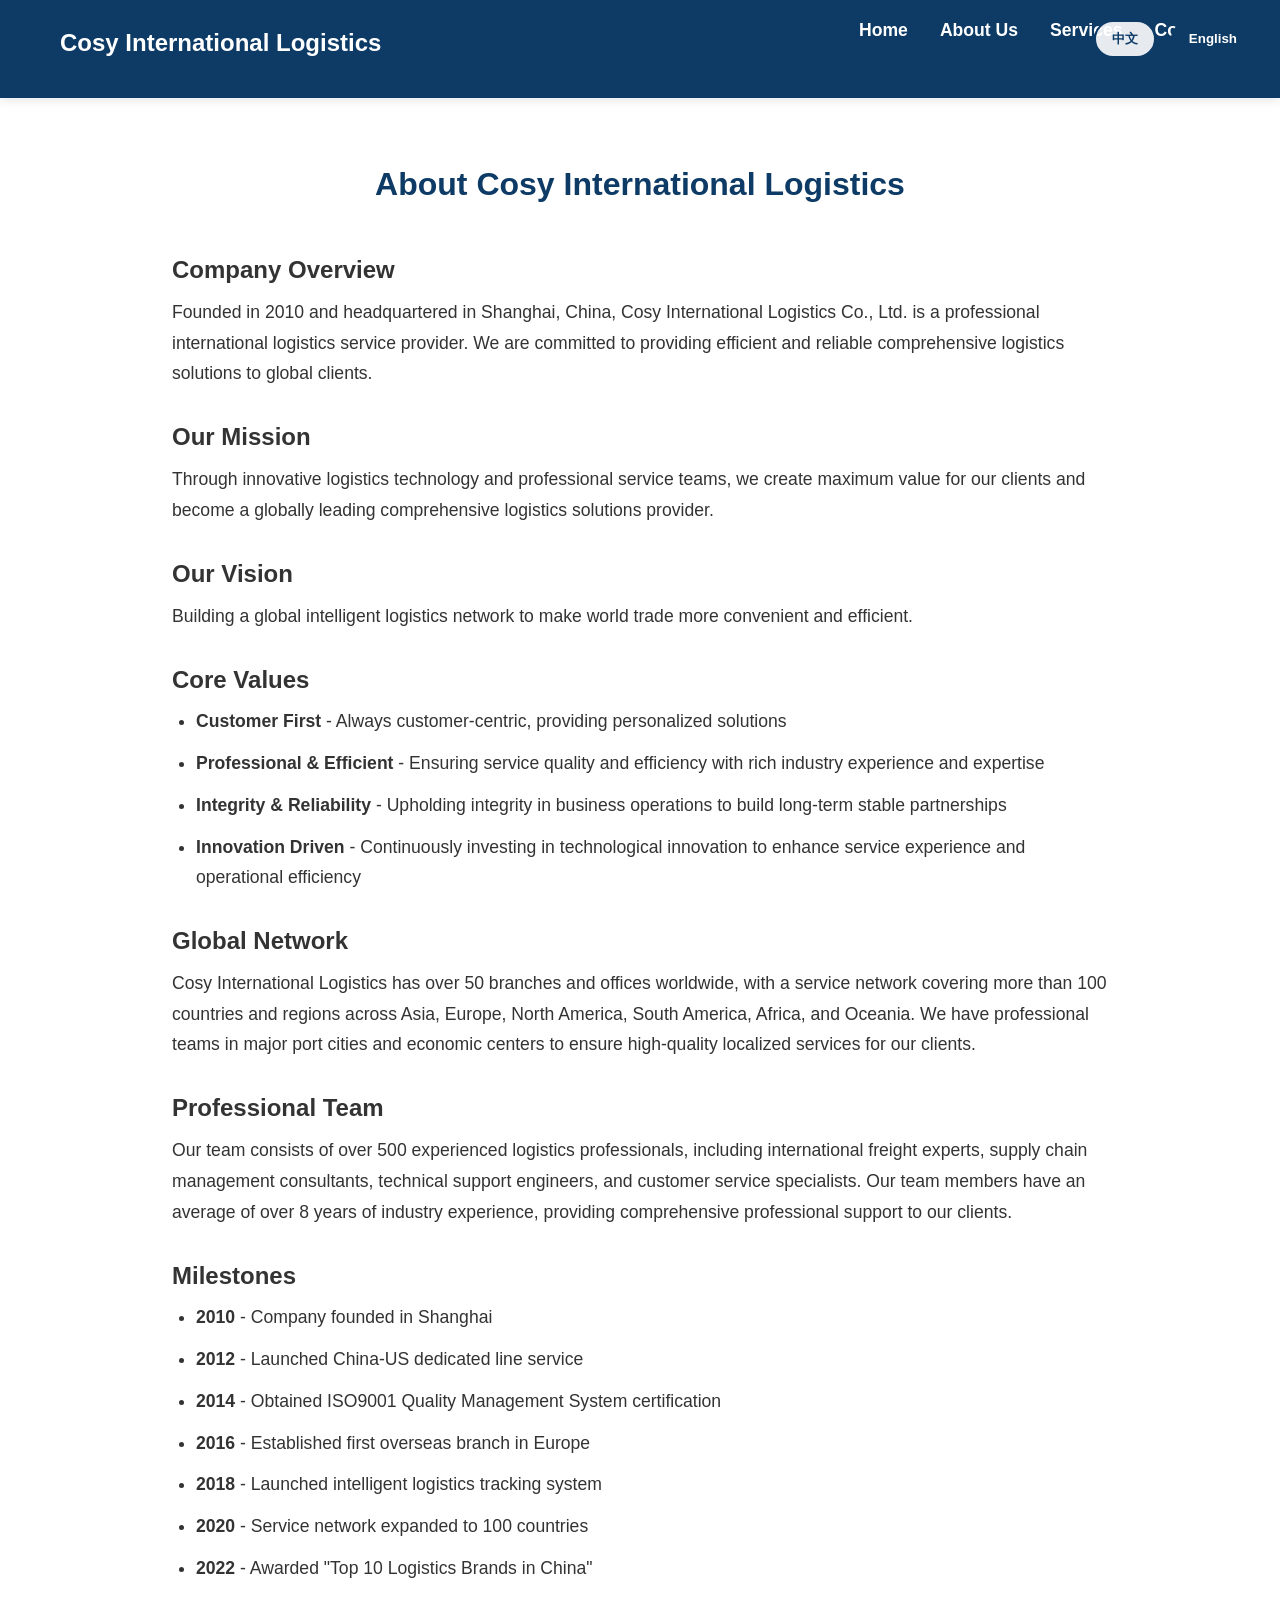
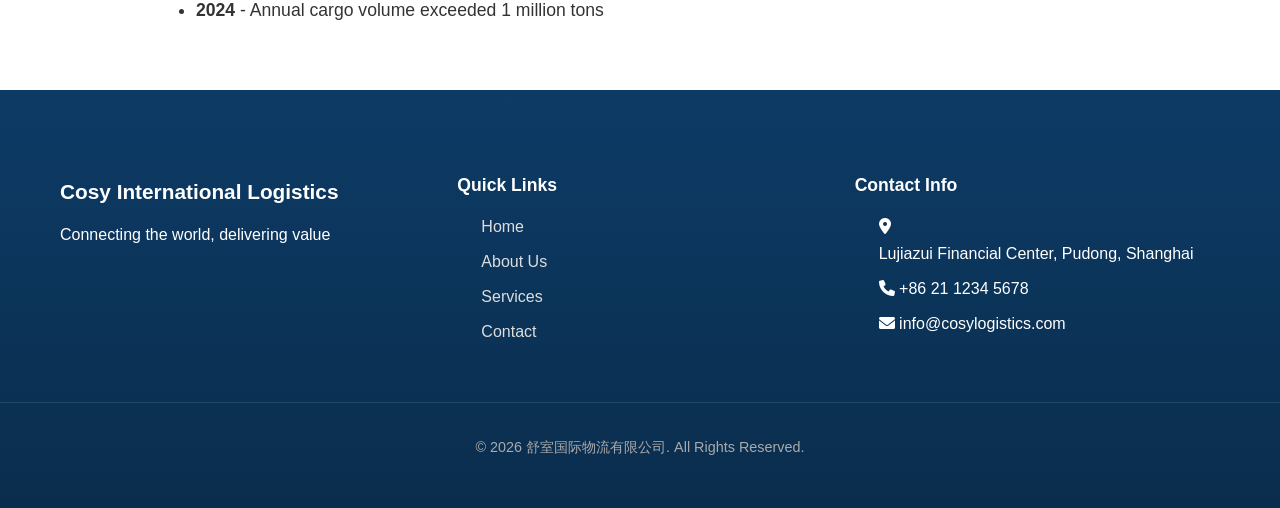
<file: about.html>
<!DOCTYPE html>
<html lang="zh-CN" data-lang="zh">
<head>
    <meta charset="UTF-8">
    <meta name="viewport" content="width=device-width, initial-scale=1.0">
    <title>关于我们 - 舒室国际物流 | About Us - Cosy International Logistics</title>
    <meta name="description" content="了解舒室国际物流的公司历史、使命愿景、团队和全球网络。">
    <link rel="stylesheet" href="css/style.css">
    <!-- Font Awesome for icons -->
    <link rel="stylesheet" href="https://cdnjs.cloudflare.com/ajax/libs/font-awesome/6.0.0/css/all.min.css">
</head>
<body>
    <!-- 语言切换器 -->
    <div class="language-switcher">
        <button class="lang-btn active" data-lang="zh">中文</button>
        <button class="lang-btn" data-lang="en">English</button>
    </div>

    <!-- 导航栏 -->
    <nav class="navbar">
        <div class="nav-container">
            <div class="logo">
                <h1>
                    <span class="en-only">Cosy International Logistics</span>
                    <span class="zh-only">舒室国际物流</span>
                </h1>
            </div>
            <div class="menu-toggle">
                <span></span>
                <span></span>
                <span></span>
            </div>
            <ul class="nav-menu">
                <li class="nav-item">
                    <a href="index.html" class="nav-link">
                        <span class="en-only">Home</span>
                        <span class="zh-only">首页</span>
                    </a>
                </li>
                <li class="nav-item">
                    <a href="about.html" class="nav-link">
                        <span class="en-only">About Us</span>
                        <span class="zh-only">关于我们</span>
                    </a>
                </li>
                <li class="nav-item">
                    <a href="services.html" class="nav-link">
                        <span class="en-only">Services</span>
                        <span class="zh-only">服务</span>
                    </a>
                </li>
                <li class="nav-item">
                    <a href="contact.html" class="nav-link">
                        <span class="en-only">Contact</span>
                        <span class="zh-only">联系方式</span>
                    </a>
                </li>
            </ul>
        </div>
    </nav>

    <!-- 主要内容 -->
    <main class="main-content">
        <div class="about-content">
            <h2 class="section-title">
                <span class="en-only">About Cosy International Logistics</span>
                <span class="zh-only">关于舒室国际物流</span>
            </h2>
            
            <div class="about-text">
                <h3 class="zh-only">公司简介</h3>
                <h3 class="en-only">Company Overview</h3>
                <p class="zh-only">舒室国际物流有限公司成立于2010年，总部位于中国上海，是一家专业的国际物流服务提供商。我们致力于为全球客户提供高效、可靠的综合物流解决方案。</p>
                <p class="en-only">Founded in 2010 and headquartered in Shanghai, China, Cosy International Logistics Co., Ltd. is a professional international logistics service provider. We are committed to providing efficient and reliable comprehensive logistics solutions to global clients.</p>
            </div>

            <div class="about-text">
                <h3 class="zh-only">我们的使命</h3>
                <h3 class="en-only">Our Mission</h3>
                <p class="zh-only">通过创新的物流技术和专业的服务团队，为客户创造最大价值，成为全球领先的综合物流解决方案提供商。</p>
                <p class="en-only">Through innovative logistics technology and professional service teams, we create maximum value for our clients and become a globally leading comprehensive logistics solutions provider.</p>
            </div>

            <div class="about-text">
                <h3 class="zh-only">我们的愿景</h3>
                <h3 class="en-only">Our Vision</h3>
                <p class="zh-only">构建全球智能物流网络，让世界贸易更加便捷高效。</p>
                <p class="en-only">Building a global intelligent logistics network to make world trade more convenient and efficient.</p>
            </div>

            <div class="about-text">
                <h3 class="zh-only">核心价值观</h3>
                <h3 class="en-only">Core Values</h3>
                <ul class="zh-only">
                    <li><strong>客户至上</strong> - 始终以客户需求为中心，提供个性化解决方案</li>
                    <li><strong>专业高效</strong> - 凭借丰富的行业经验和专业知识，确保服务质量和效率</li>
                    <li><strong>诚信可靠</strong> - 坚持诚信经营，建立长期稳定的合作伙伴关系</li>
                    <li><strong>创新驱动</strong> - 持续投入技术创新，提升服务体验和运营效率</li>
                </ul>
                <ul class="en-only">
                    <li><strong>Customer First</strong> - Always customer-centric, providing personalized solutions</li>
                    <li><strong>Professional & Efficient</strong> - Ensuring service quality and efficiency with rich industry experience and expertise</li>
                    <li><strong>Integrity & Reliability</strong> - Upholding integrity in business operations to build long-term stable partnerships</li>
                    <li><strong>Innovation Driven</strong> - Continuously investing in technological innovation to enhance service experience and operational efficiency</li>
                </ul>
            </div>

            <div class="about-text">
                <h3 class="zh-only">全球网络</h3>
                <h3 class="en-only">Global Network</h3>
                <p class="zh-only">舒室国际物流在全球拥有超过50个分支机构和办事处，服务网络覆盖亚洲、欧洲、北美、南美、非洲和大洋洲等100多个国家和地区。我们在主要港口城市和经济中心都设有专业团队，确保为客户提供本地化的优质服务。</p>
                <p class="en-only">Cosy International Logistics has over 50 branches and offices worldwide, with a service network covering more than 100 countries and regions across Asia, Europe, North America, South America, Africa, and Oceania. We have professional teams in major port cities and economic centers to ensure high-quality localized services for our clients.</p>
            </div>

            <div class="about-text">
                <h3 class="zh-only">专业团队</h3>
                <h3 class="en-only">Professional Team</h3>
                <p class="zh-only">我们的团队由超过500名经验丰富的物流专业人士组成，包括国际货运专家、供应链管理顾问、技术支持工程师和客户服务专员。团队成员平均拥有8年以上的行业经验，能够为客户提供全方位的专业支持。</p>
                <p class="en-only">Our team consists of over 500 experienced logistics professionals, including international freight experts, supply chain management consultants, technical support engineers, and customer service specialists. Our team members have an average of over 8 years of industry experience, providing comprehensive professional support to our clients.</p>
            </div>

            <div class="about-text">
                <h3 class="zh-only">发展历程</h3>
                <h3 class="en-only">Milestones</h3>
                <ul class="zh-only">
                    <li><strong>2010年</strong> - 公司在上海成立</li>
                    <li><strong>2012年</strong> - 开通中美专线服务</li>
                    <li><strong>2014年</strong> - 获得ISO9001质量管理体系认证</li>
                    <li><strong>2016年</strong> - 在欧洲设立首个海外分支机构</li>
                    <li><strong>2018年</strong> - 推出智能物流追踪系统</li>
                    <li><strong>2020年</strong> - 服务网络扩展至100个国家</li>
                    <li><strong>2022年</strong> - 获得"中国物流行业十大品牌"称号</li>
                    <li><strong>2024年</strong> - 年处理货量突破100万吨</li>
                </ul>
                <ul class="en-only">
                    <li><strong>2010</strong> - Company founded in Shanghai</li>
                    <li><strong>2012</strong> - Launched China-US dedicated line service</li>
                    <li><strong>2014</strong> - Obtained ISO9001 Quality Management System certification</li>
                    <li><strong>2016</strong> - Established first overseas branch in Europe</li>
                    <li><strong>2018</strong> - Launched intelligent logistics tracking system</li>
                    <li><strong>2020</strong> - Service network expanded to 100 countries</li>
                    <li><strong>2022</strong> - Awarded "Top 10 Logistics Brands in China"</li>
                    <li><strong>2024</strong> - Annual cargo volume exceeded 1 million tons</li>
                </ul>
            </div>
        </div>
    </main>

    <!-- 页脚 -->
    <footer class="footer">
        <div class="footer-container">
            <div class="footer-logo">
                <h3>
                    <span class="en-only">Cosy International Logistics</span>
                    <span class="zh-only">舒室国际物流</span>
                </h3>
                <p class="zh-only">连接世界，传递价值</p>
                <p class="en-only">Connecting the world, delivering value</p>
            </div>
            <div class="footer-links">
                <h4>
                    <span class="en-only">Quick Links</span>
                    <span class="zh-only">快速链接</span>
                </h4>
                <ul>
                    <li><a href="index.html">
                        <span class="en-only">Home</span>
                        <span class="zh-only">首页</span>
                    </a></li>
                    <li><a href="about.html">
                        <span class="en-only">About Us</span>
                        <span class="zh-only">关于我们</span>
                    </a></li>
                    <li><a href="services.html">
                        <span class="en-only">Services</span>
                        <span class="zh-only">服务</span>
                    </a></li>
                    <li><a href="contact.html">
                        <span class="en-only">Contact</span>
                        <span class="zh-only">联系方式</span>
                    </a></li>
                </ul>
            </div>
            <div class="footer-links">
                <h4>
                    <span class="en-only">Contact Info</span>
                    <span class="zh-only">联系信息</span>
                </h4>
                <ul>
                    <li><i class="fas fa-map-marker-alt"></i> 
                        <span class="zh-only">上海市浦东新区陆家嘴金融中心</span>
                        <span class="en-only">Lujiazui Financial Center, Pudong, Shanghai</span>
                    </li>
                    <li><i class="fas fa-phone"></i> +86 21 1234 5678</li>
                    <li><i class="fas fa-envelope"></i> info@cosylogistics.com</li>
                </ul>
            </div>
        </div>
        <div class="copyright">
            <p>&copy; 2026 舒室国际物流有限公司. All Rights Reserved.</p>
        </div>
    </footer>

    <script src="js/main.js"></script>
</body>
</html>
</file>
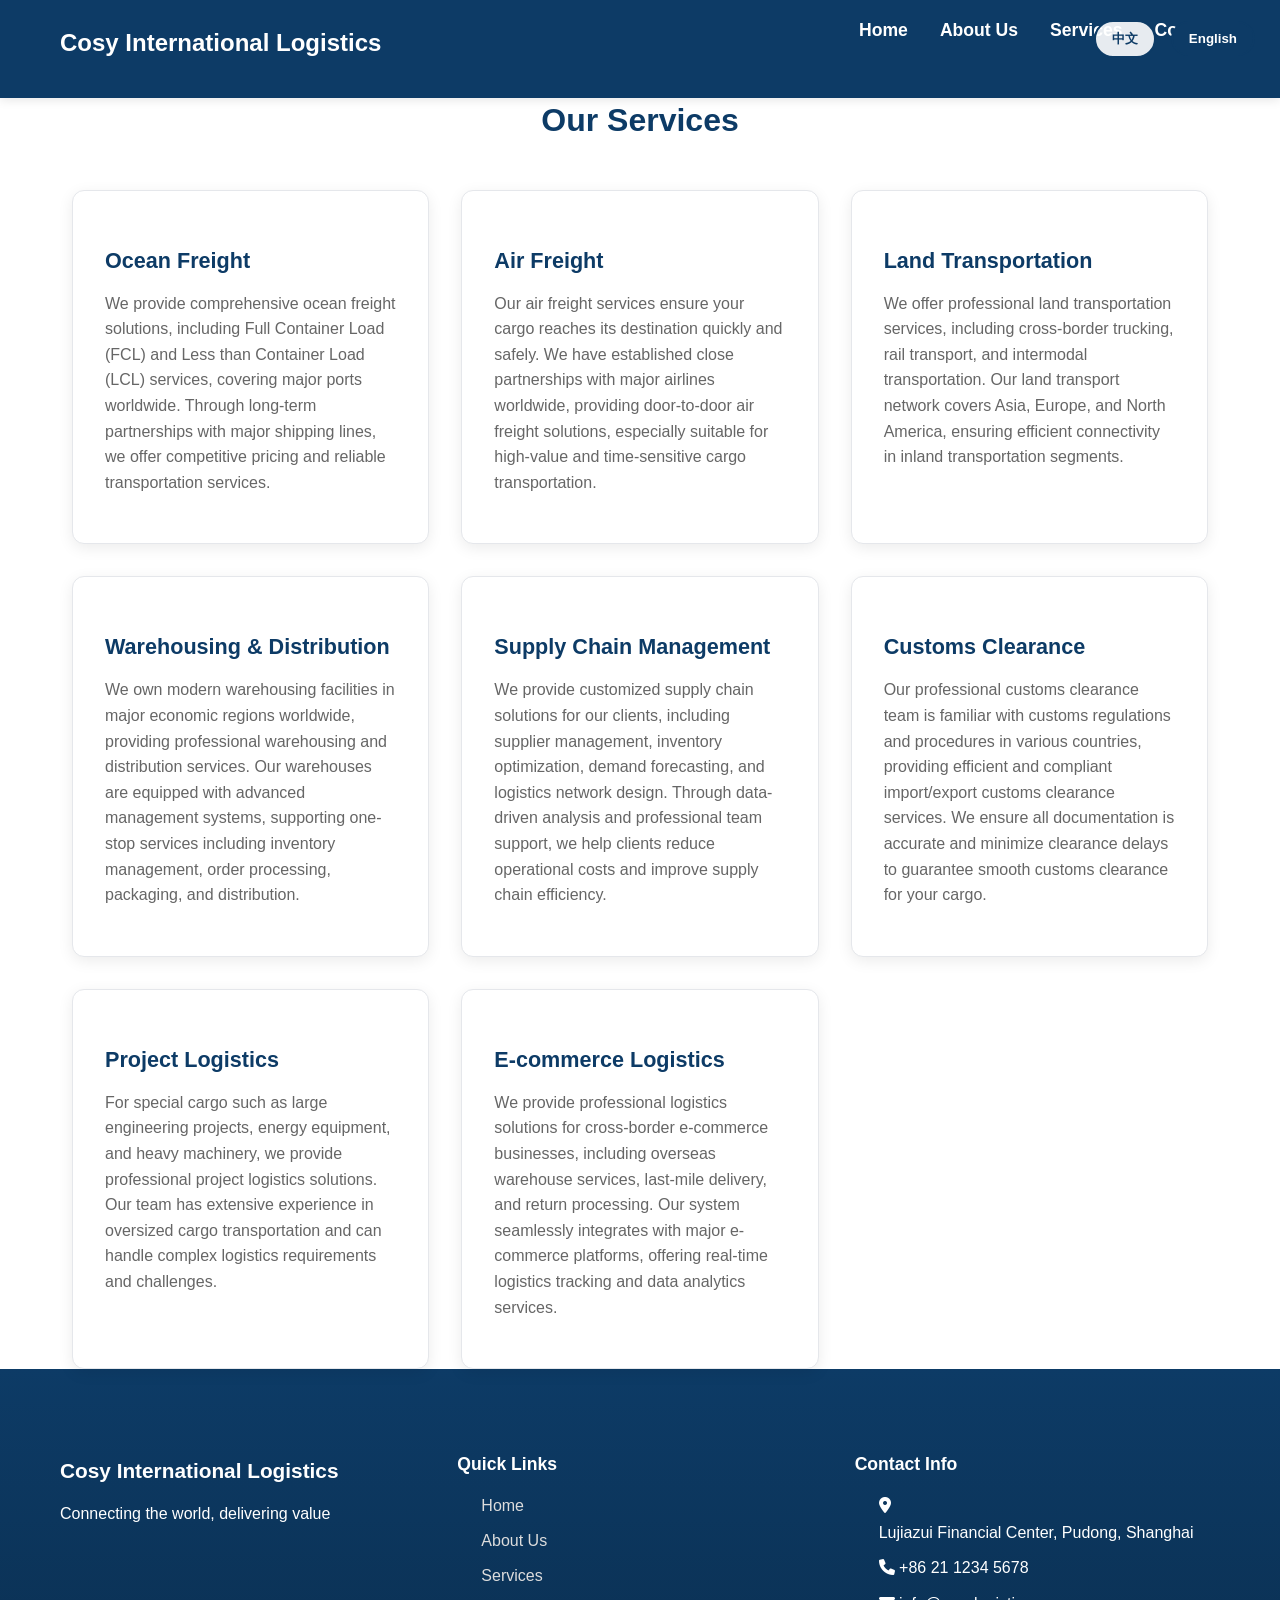
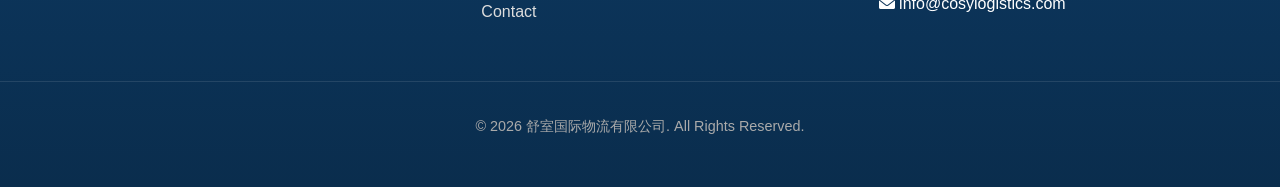
<file: services.html>
<!DOCTYPE html>
<html lang="zh-CN" data-lang="zh">
<head>
    <meta charset="UTF-8">
    <meta name="viewport" content="width=device-width, initial-scale=1.0">
    <title>服务 - 舒室国际物流 | Services - Cosy International Logistics</title>
    <meta name="description" content="舒室国际物流提供全面的国际物流服务，包括海运、空运、陆运、仓储配送和供应链管理解决方案。">
    <link rel="stylesheet" href="css/style.css">
    <!-- Font Awesome for icons -->
    <link rel="stylesheet" href="https://cdnjs.cloudflare.com/ajax/libs/font-awesome/6.0.0/css/all.min.css">
</head>
<body>
    <!-- 语言切换器 -->
    <div class="language-switcher">
        <button class="lang-btn active" data-lang="zh">中文</button>
        <button class="lang-btn" data-lang="en">English</button>
    </div>

    <!-- 导航栏 -->
    <nav class="navbar">
        <div class="nav-container">
            <div class="logo">
                <h1>
                    <span class="en-only">Cosy International Logistics</span>
                    <span class="zh-only">舒室国际物流</span>
                </h1>
            </div>
            <div class="menu-toggle">
                <span></span>
                <span></span>
                <span></span>
            </div>
            <ul class="nav-menu">
                <li class="nav-item">
                    <a href="index.html" class="nav-link">
                        <span class="en-only">Home</span>
                        <span class="zh-only">首页</span>
                    </a>
                </li>
                <li class="nav-item">
                    <a href="about.html" class="nav-link">
                        <span class="en-only">About Us</span>
                        <span class="zh-only">关于我们</span>
                    </a>
                </li>
                <li class="nav-item">
                    <a href="services.html" class="nav-link">
                        <span class="en-only">Services</span>
                        <span class="zh-only">服务</span>
                    </a>
                </li>
                <li class="nav-item">
                    <a href="contact.html" class="nav-link">
                        <span class="en-only">Contact</span>
                        <span class="zh-only">联系方式</span>
                    </a>
                </li>
            </ul>
        </div>
    </nav>

    <!-- 主要内容 -->
    <main class="main-content">
        <h2 class="section-title">
            <span class="en-only">Our Services</span>
            <span class="zh-only">我们的服务</span>
        </h2>
        
        <div class="services-grid">
            <!-- 海运服务 -->
            <div class="service-card">
                <h3>
                    <span class="en-only">Ocean Freight</span>
                    <span class="zh-only">海运服务</span>
                </h3>
                <p class="zh-only">我们提供全面的海运解决方案，包括整箱(FCL)和拼箱(LCL)服务，覆盖全球主要港口。凭借与各大船公司的长期合作关系，我们能够为客户提供具有竞争力的价格和可靠的运输服务。</p>
                <p class="en-only">We provide comprehensive ocean freight solutions, including Full Container Load (FCL) and Less than Container Load (LCL) services, covering major ports worldwide. Through long-term partnerships with major shipping lines, we offer competitive pricing and reliable transportation services.</p>
            </div>

            <!-- 空运服务 -->
            <div class="service-card">
                <h3>
                    <span class="en-only">Air Freight</span>
                    <span class="zh-only">空运服务</span>
                </h3>
                <p class="zh-only">我们的空运服务确保您的货物快速、安全地到达目的地。我们与全球主要航空公司建立了紧密的合作关系，提供门到门的空运解决方案，特别适合高价值、时效性强的货物运输。</p>
                <p class="en-only">Our air freight services ensure your cargo reaches its destination quickly and safely. We have established close partnerships with major airlines worldwide, providing door-to-door air freight solutions, especially suitable for high-value and time-sensitive cargo transportation.</p>
            </div>

            <!-- 陆运服务 -->
            <div class="service-card">
                <h3>
                    <span class="en-only">Land Transportation</span>
                    <span class="zh-only">陆运服务</span>
                </h3>
                <p class="zh-only">我们提供专业的陆路运输服务，包括跨境卡车运输、铁路运输和多式联运。我们的陆运网络覆盖亚洲、欧洲和北美，确保货物在内陆运输环节的高效衔接。</p>
                <p class="en-only">We offer professional land transportation services, including cross-border trucking, rail transport, and intermodal transportation. Our land transport network covers Asia, Europe, and North America, ensuring efficient connectivity in inland transportation segments.</p>
            </div>

            <!-- 仓储配送 -->
            <div class="service-card">
                <h3>
                    <span class="en-only">Warehousing & Distribution</span>
                    <span class="zh-only">仓储配送</span>
                </h3>
                <p class="zh-only">我们在全球主要经济区域拥有现代化的仓储设施，提供专业的仓储管理和配送服务。我们的仓库配备先进的管理系统，支持库存管理、订单处理、包装和配送等一站式服务。</p>
                <p class="en-only">We own modern warehousing facilities in major economic regions worldwide, providing professional warehousing and distribution services. Our warehouses are equipped with advanced management systems, supporting one-stop services including inventory management, order processing, packaging, and distribution.</p>
            </div>

            <!-- 供应链管理 -->
            <div class="service-card">
                <h3>
                    <span class="en-only">Supply Chain Management</span>
                    <span class="zh-only">供应链管理</span>
                </h3>
                <p class="zh-only">我们为客户提供定制化的供应链解决方案，包括供应商管理、库存优化、需求预测和物流网络设计。通过数据驱动的分析和专业团队的支持，帮助客户降低运营成本，提高供应链效率。</p>
                <p class="en-only">We provide customized supply chain solutions for our clients, including supplier management, inventory optimization, demand forecasting, and logistics network design. Through data-driven analysis and professional team support, we help clients reduce operational costs and improve supply chain efficiency.</p>
            </div>

            <!-- 报关清关 -->
            <div class="service-card">
                <h3>
                    <span class="en-only">Customs Clearance</span>
                    <span class="zh-only">报关清关</span>
                </h3>
                <p class="zh-only">我们的专业报关团队熟悉各国海关法规和流程，能够为客户提供高效、合规的进出口报关服务。我们确保所有文件准确无误，最大程度减少清关延误，保障货物顺利通关。</p>
                <p class="en-only">Our professional customs clearance team is familiar with customs regulations and procedures in various countries, providing efficient and compliant import/export customs clearance services. We ensure all documentation is accurate and minimize clearance delays to guarantee smooth customs clearance for your cargo.</p>
            </div>

            <!-- 项目物流 -->
            <div class="service-card">
                <h3>
                    <span class="en-only">Project Logistics</span>
                    <span class="zh-only">项目物流</span>
                </h3>
                <p class="zh-only">针对大型工程项目、能源设备、重型机械等特殊货物，我们提供专业的项目物流解决方案。我们的团队具备丰富的超限货物运输经验，能够处理复杂的物流需求和挑战。</p>
                <p class="en-only">For special cargo such as large engineering projects, energy equipment, and heavy machinery, we provide professional project logistics solutions. Our team has extensive experience in oversized cargo transportation and can handle complex logistics requirements and challenges.</p>
            </div>

            <!-- 电商物流 -->
            <div class="service-card">
                <h3>
                    <span class="en-only">E-commerce Logistics</span>
                    <span class="zh-only">电商物流</span>
                </h3>
                <p class="zh-only">我们为跨境电商企业提供专业的物流解决方案，包括海外仓服务、最后一公里配送、退货处理等。我们的系统与主流电商平台无缝对接，提供实时的物流追踪和数据分析服务。</p>
                <p class="en-only">We provide professional logistics solutions for cross-border e-commerce businesses, including overseas warehouse services, last-mile delivery, and return processing. Our system seamlessly integrates with major e-commerce platforms, offering real-time logistics tracking and data analytics services.</p>
            </div>
        </div>
    </main>

    <!-- 页脚 -->
    <footer class="footer">
        <div class="footer-container">
            <div class="footer-logo">
                <h3>
                    <span class="en-only">Cosy International Logistics</span>
                    <span class="zh-only">舒室国际物流</span>
                </h3>
                <p class="zh-only">连接世界，传递价值</p>
                <p class="en-only">Connecting the world, delivering value</p>
            </div>
            <div class="footer-links">
                <h4>
                    <span class="en-only">Quick Links</span>
                    <span class="zh-only">快速链接</span>
                </h4>
                <ul>
                    <li><a href="index.html">
                        <span class="en-only">Home</span>
                        <span class="zh-only">首页</span>
                    </a></li>
                    <li><a href="about.html">
                        <span class="en-only">About Us</span>
                        <span class="zh-only">关于我们</span>
                    </a></li>
                    <li><a href="services.html">
                        <span class="en-only">Services</span>
                        <span class="zh-only">服务</span>
                    </a></li>
                    <li><a href="contact.html">
                        <span class="en-only">Contact</span>
                        <span class="zh-only">联系方式</span>
                    </a></li>
                </ul>
            </div>
            <div class="footer-links">
                <h4>
                    <span class="en-only">Contact Info</span>
                    <span class="zh-only">联系信息</span>
                </h4>
                <ul>
                    <li><i class="fas fa-map-marker-alt"></i> 
                        <span class="zh-only">上海市浦东新区陆家嘴金融中心</span>
                        <span class="en-only">Lujiazui Financial Center, Pudong, Shanghai</span>
                    </li>
                    <li><i class="fas fa-phone"></i> +86 21 1234 5678</li>
                    <li><i class="fas fa-envelope"></i> info@cosylogistics.com</li>
                </ul>
            </div>
        </div>
        <div class="copyright">
            <p>&copy; 2026 舒室国际物流有限公司. All Rights Reserved.</p>
        </div>
    </footer>

    <script src="js/main.js"></script>
</body>
</html>
</file>
<file: css/style.css>
/* 舒室国际物流 - Cosy International Logistics */
/* 专业物流行业配色方案：深蓝色(#0d3b66)为主色调，搭配浅蓝色(#4a90e2)、白色(#ffffff)和灰色(#f5f5f5) */

/* 重置和基础样式 */
* {
    margin: 0;
    padding: 0;
    box-sizing: border-box;
}

body {
    font-family: 'Segoe UI', Tahoma, Geneva, Verdana, sans-serif;
    line-height: 1.6;
    color: #333;
    background-color: #fff;
}

/* 语言切换器样式 */
.language-switcher {
    position: absolute;
    top: 20px;
    right: 20px;
    z-index: 1000;
}

.lang-btn {
    background: rgba(255, 255, 255, 0.9);
    border: 2px solid #0d3b66;
    color: #0d3b66;
    padding: 8px 16px;
    margin: 0 5px;
    border-radius: 25px;
    cursor: pointer;
    font-weight: 600;
    transition: all 0.3s ease;
}

.lang-btn:hover {
    background: #0d3b66;
    color: white;
}

.lang-btn.active {
    background: #0d3b66;
    color: white;
}

/* 导航栏 */
.navbar {
    background-color: #0d3b66;
    padding: 1rem 0;
    position: fixed;
    width: 100%;
    top: 0;
    z-index: 999;
    box-shadow: 0 2px 10px rgba(0,0,0,0.1);
}

.nav-container {
    max-width: 1200px;
    margin: 0 auto;
    padding: 0 20px;
    display: flex;
    justify-content: space-between;
    align-items: center;
}

.logo {
    display: flex;
    align-items: center;
}

.logo img {
    height: 50px;
    margin-right: 10px;
}

.logo h1 {
    color: white;
    font-size: 1.5rem;
    font-weight: 700;
}

.logo .chinese {
    display: block;
    font-size: 0.9rem;
    font-weight: 400;
    opacity: 0.8;
}

.nav-menu {
    display: flex;
    list-style: none;
}

.nav-item {
    margin-left: 2rem;
}

.nav-link {
    color: white;
    text-decoration: none;
    font-weight: 600;
    font-size: 1.1rem;
    transition: color 0.3s ease;
}

.nav-link:hover {
    color: #4a90e2;
}

/* 移动端菜单按钮 */
.menu-toggle {
    display: none;
    flex-direction: column;
    cursor: pointer;
}

.menu-toggle span {
    width: 25px;
    height: 3px;
    background-color: white;
    margin: 3px 0;
    transition: 0.3s;
}

/* 主要内容区域 */
.main-content {
    margin-top: 100px;
    min-height: calc(100vh - 200px);
}

/* 页脚 */
.footer {
    background-color: #0d3b66;
    color: white;
    padding: 3rem 0 1.5rem;
}

.footer-container {
    max-width: 1200px;
    margin: 0 auto;
    padding: 0 20px;
    display: grid;
    grid-template-columns: repeat(auto-fit, minmax(250px, 1fr));
    gap: 2rem;
}

.footer-logo h3 {
    margin-bottom: 1rem;
    font-size: 1.3rem;
}

.footer-logo .chinese {
    display: block;
    font-size: 1rem;
    opacity: 0.8;
}

.footer-links h4 {
    margin-bottom: 1rem;
    font-size: 1.1rem;
}

.footer-links ul {
    list-style: none;
}

.footer-links li {
    margin-bottom: 0.5rem;
}

.footer-links a {
    color: #ddd;
    text-decoration: none;
    transition: color 0.3s ease;
}

.footer-links a:hover {
    color: #4a90e2;
}

.copyright {
    text-align: center;
    padding-top: 2rem;
    border-top: 1px solid rgba(255,255,255,0.1);
    margin-top: 2rem;
    color: #aaa;
    font-size: 0.9rem;
}

/* 响应式设计 */
@media (max-width: 768px) {
    .language-switcher {
        top: 60px;
        right: 20px;
    }
    
    .nav-container {
        padding: 0 15px;
    }
    
    .logo h1 {
        font-size: 1.2rem;
    }
    
    .nav-menu {
        position: fixed;
        left: -100%;
        top: 80px;
        flex-direction: column;
        background-color: #0d3b66;
        width: 100%;
        text-align: center;
        transition: 0.3s;
        box-shadow: 0 10px 27px rgba(0,0,0,0.05);
        padding: 2rem 0;
    }
    
    .nav-menu.active {
        left: 0;
    }
    
    .nav-item {
        margin: 1.5rem 0;
    }
    
    .menu-toggle {
        display: flex;
    }
    
    .menu-toggle.active span:nth-child(2) {
        opacity: 0;
    }
    
    .menu-toggle.active span:nth-child(1) {
        transform: translateY(8px) rotate(45deg);
    }
    
    .menu-toggle.active span:nth-child(3) {
        transform: translateY(-8px) rotate(-45deg);
    }
    
    .main-content {
        margin-top: 80px;
    }
}

/* 页面特定样式 */
.hero-section {
    background: linear-gradient(135deg, #0d3b66 0%, #1a5699 100%);
    color: white;
    padding: 4rem 0;
    text-align: center;
}

.hero-content {
    max-width: 800px;
    margin: 0 auto;
    padding: 0 20px;
}

.hero-content h2 {
    font-size: 2.5rem;
    margin-bottom: 1rem;
    font-weight: 700;
}

.hero-content p {
    font-size: 1.2rem;
    margin-bottom: 2rem;
    opacity: 0.9;
}

.btn {
    display: inline-block;
    background-color: #4a90e2;
    color: white;
    padding: 12px 30px;
    border-radius: 30px;
    text-decoration: none;
    font-weight: 600;
    transition: all 0.3s ease;
    border: 2px solid #4a90e2;
}

.btn:hover {
    background-color: transparent;
    color: #4a90e2;
    transform: translateY(-2px);
    box-shadow: 0 10px 20px rgba(0,0,0,0.2);
}

/* 关于我们页面 */
.about-content {
    max-width: 1000px;
    margin: 0 auto;
    padding: 2rem;
}

.section-title {
    text-align: center;
    margin-bottom: 3rem;
    color: #0d3b66;
    font-size: 2rem;
    font-weight: 700;
}

.about-text {
    margin-bottom: 2rem;
    font-size: 1.1rem;
    line-height: 1.8;
}

/* 服务页面 */
.services-grid {
    display: grid;
    grid-template-columns: repeat(auto-fit, minmax(300px, 1fr));
    gap: 2rem;
    max-width: 1200px;
    margin: 0 auto;
    padding: 0 2rem;
}

.service-card {
    background: white;
    border-radius: 10px;
    padding: 2rem;
    box-shadow: 0 5px 15px rgba(0,0,0,0.1);
    transition: transform 0.3s ease, box-shadow 0.3s ease;
    border: 1px solid #eaeaea;
}

.service-card:hover {
    transform: translateY(-5px);
    box-shadow: 0 15px 30px rgba(0,0,0,0.15);
}

.service-card h3 {
    color: #0d3b66;
    margin-bottom: 1rem;
    font-size: 1.3rem;
}

.service-card p {
    color: #666;
    line-height: 1.6;
}

/* 联系方式页面 */
.contact-container {
    max-width: 1000px;
    margin: 0 auto;
    padding: 2rem;
    display: grid;
    grid-template-columns: repeat(auto-fit, minmax(300px, 1fr));
    gap: 3rem;
}

.contact-info h3 {
    color: #0d3b66;
    margin-bottom: 1.5rem;
    font-size: 1.5rem;
}

.contact-info p {
    margin-bottom: 1rem;
    display: flex;
    align-items: center;
}

.contact-info i {
    margin-right: 10px;
    color: #4a90e2;
    font-size: 1.2rem;
}

.contact-form .form-group {
    margin-bottom: 1.5rem;
}

.contact-form label {
    display: block;
    margin-bottom: 0.5rem;
    color: #0d3b66;
    font-weight: 600;
}

.contact-form input,
.contact-form textarea {
    width: 100%;
    padding: 12px;
    border: 1px solid #ddd;
    border-radius: 5px;
    font-size: 1rem;
    transition: border-color 0.3s ease;
}

.contact-form input:focus,
.contact-form textarea:focus {
    outline: none;
    border-color: #4a90e2;
}

.contact-form textarea {
    min-height: 150px;
    resize: vertical;
}

/* 隐藏非活动语言的内容 */
[data-lang="zh"] .en-only,
[data-lang="en"] .zh-only {
    display: none !important;
}

/* 显示活动语言的内容 */
[data-lang="zh"] .zh-only,
[data-lang="en"] .en-only {
    display: block !important;
}

/* 特殊情况处理 */
[data-lang="zh"] .hero-content h2.en-only,
[data-lang="en"] .hero-content h2.zh-only {
    display: block !important;
}

/* 加载动画 */
.fade-in {
    animation: fadeIn 0.5s ease-in;
}

@keyframes fadeIn {
    from { opacity: 0; }
    to { opacity: 1; }
}

/* ===== 增强排版样式 ===== */

/* 段落间距优化 */
p {
    margin-bottom: 1rem;
    line-height: 1.75;
}

/* 标题层级优化 */
h1, h2, h3, h4, h5, h6 {
    line-height: 1.3;
    margin-bottom: 0.75rem;
}

h1 { font-size: 2.5rem; }
h2 { font-size: 2rem; margin-top: 2rem; }
h3 { font-size: 1.5rem; margin-top: 1.5rem; }
h4 { font-size: 1.25rem; margin-top: 1.25rem; }

/* 服务卡片增强 */
.service-card {
    background: white;
    border-radius: 12px;
    padding: 2rem;
    box-shadow: 0 4px 15px rgba(0,0,0,0.08);
    transition: all 0.3s ease;
    border: 1px solid #e5e7eb;
    position: relative;
    overflow: hidden;
}

.service-card::before {
    content: '';
    position: absolute;
    top: 0;
    left: 0;
    width: 4px;
    height: 100%;
    background: linear-gradient(180deg, #0d3b66, #4a90e2);
    transform: scaleY(0);
    transition: transform 0.3s ease;
    transform-origin: bottom;
}

.service-card:hover {
    transform: translateY(-8px);
    box-shadow: 0 20px 40px rgba(0,0,0,0.12);
}

.service-card:hover::before {
    transform: scaleY(1);
}

.service-card h3 {
    color: #0d3b66;
    margin-bottom: 1rem;
    font-size: 1.35rem;
    display: flex;
    align-items: center;
    gap: 0.75rem;
}

.service-card h3 i {
    color: #4a90e2;
    font-size: 1.2rem;
}

/* 按钮增强 */
.btn {
    display: inline-flex;
    align-items: center;
    justify-content: center;
    gap: 0.5rem;
    padding: 14px 32px;
    border-radius: 50px;
    font-weight: 600;
    letter-spacing: 0.5px;
    transition: all 0.3s cubic-bezier(0.4, 0, 0.2, 1);
}

.btn-primary {
    background: linear-gradient(135deg, #0d3b66, #1a5699);
    color: white;
    border: none;
}

.btn-primary:hover {
    transform: translateY(-3px);
    box-shadow: 0 10px 30px rgba(13, 59, 102, 0.3);
}

.btn-secondary {
    background: transparent;
    color: white;
    border: 2px solid white;
}

.btn-secondary:hover {
    background: white;
    color: #0d3b66;
}

/* 英雄区域增强 */
.hero-section {
    background: linear-gradient(135deg, #0d3b66 0%, #1a5699 50%, #2563eb 100%);
    position: relative;
    overflow: hidden;
}

.hero-section::before {
    content: '';
    position: absolute;
    top: -50%;
    right: -20%;
    width: 80%;
    height: 200%;
    background: radial-gradient(ellipse, rgba(255,255,255,0.1) 0%, transparent 70%);
    animation: heroShine 15s infinite;
}

@keyframes heroShine {
    0%, 100% { transform: translateX(-10%) rotate(0deg); }
    50% { transform: translateX(10%) rotate(5deg); }
}

.hero-content {
    position: relative;
    z-index: 1;
}

.hero-content h2 {
    font-size: 3rem;
    margin-bottom: 1.5rem;
    text-shadow: 0 2px 10px rgba(0,0,0,0.2);
}

.hero-content p {
    font-size: 1.25rem;
    max-width: 700px;
    margin: 0 auto 2.5rem;
    opacity: 0.95;
}

/* 特性卡片网格 */
.features-grid {
    display: grid;
    grid-template-columns: repeat(auto-fit, minmax(280px, 1fr));
    gap: 2rem;
    padding: 2rem;
    max-width: 1200px;
    margin: 0 auto;
}

.feature-card {
    background: white;
    border-radius: 16px;
    padding: 2rem;
    text-align: center;
    box-shadow: 0 4px 20px rgba(0,0,0,0.06);
    transition: all 0.3s ease;
}

.feature-card:hover {
    transform: translateY(-10px);
    box-shadow: 0 15px 35px rgba(0,0,0,0.1);
}

.feature-card .icon {
    width: 70px;
    height: 70px;
    background: linear-gradient(135deg, #0d3b66, #4a90e2);
    border-radius: 50%;
    display: flex;
    align-items: center;
    justify-content: center;
    margin: 0 auto 1.5rem;
    font-size: 1.75rem;
    color: white;
}

/* 卡片通用样式增强 */
.card {
    background: white;
    border-radius: 12px;
    padding: 2rem;
    box-shadow: 0 2px 12px rgba(0,0,0,0.08);
    transition: all 0.3s ease;
}

.card:hover {
    box-shadow: 0 8px 25px rgba(0,0,0,0.12);
}

/* 列表样式优化 */
ul, ol {
    padding-left: 1.5rem;
    margin-bottom: 1.5rem;
}

li {
    margin-bottom: 0.75rem;
    line-height: 1.7;
}

/* 联系方式卡片 */
.contact-card {
    background: white;
    border-radius: 16px;
    padding: 2.5rem;
    box-shadow: 0 4px 20px rgba(0,0,0,0.08);
}

.contact-item {
    display: flex;
    align-items: flex-start;
    gap: 1rem;
    padding: 1.25rem 0;
    border-bottom: 1px solid #f3f4f6;
}

.contact-item:last-child {
    border-bottom: none;
}

.contact-item i {
    width: 45px;
    height: 45px;
    background: linear-gradient(135deg, #0d3b66, #4a90e2);
    border-radius: 12px;
    display: flex;
    align-items: center;
    justify-content: center;
    color: white;
    font-size: 1.1rem;
    flex-shrink: 0;
}

/* 页脚增强 */
.footer {
    background: linear-gradient(180deg, #0d3b66 0%, #0a2d4d 100%);
    padding: 4rem 0 2rem;
}

.footer-section {
    margin-bottom: 2rem;
}

.footer-section h4 {
    color: white;
    font-size: 1.2rem;
    margin-bottom: 1.25rem;
    position: relative;
    padding-bottom: 0.75rem;
}

.footer-section h4::after {
    content: '';
    position: absolute;
    bottom: 0;
    left: 0;
    width: 40px;
    height: 3px;
    background: #4a90e2;
    border-radius: 2px;
}

.footer-section ul li {
    margin-bottom: 0.6rem;
}

.footer-section a {
    color: #cbd5e1;
    transition: all 0.3s ease;
    display: inline-block;
}

.footer-section a:hover {
    color: white;
    transform: translateX(5px);
}

/* 移动端响应式增强 */
@media (max-width: 768px) {
    .hero-content h2 {
        font-size: 2rem;
    }
    
    .hero-content p {
        font-size: 1rem;
    }
    
    .features-grid {
        grid-template-columns: 1fr;
        padding: 1rem;
    }
    
    .service-card {
        padding: 1.5rem;
    }
    
    .btn {
        padding: 12px 24px;
        font-size: 0.95rem;
    }
}
</file>
